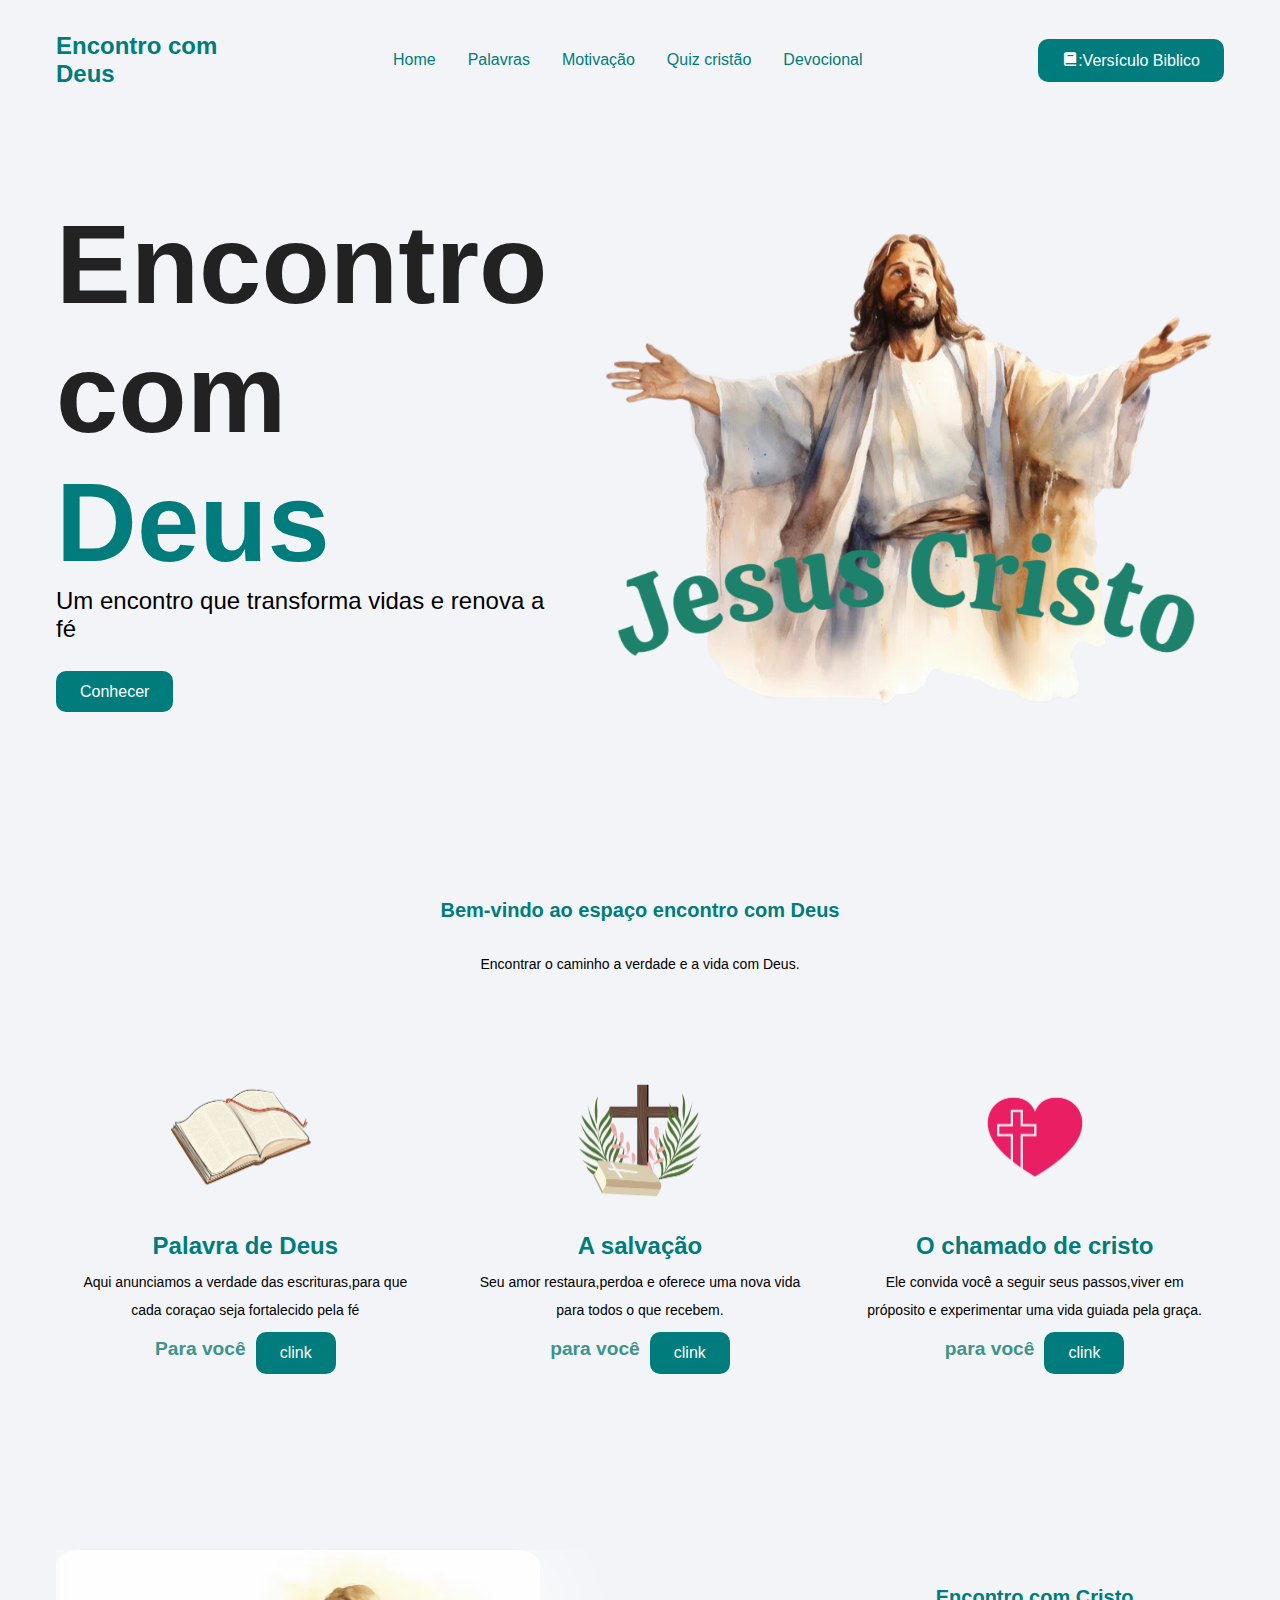
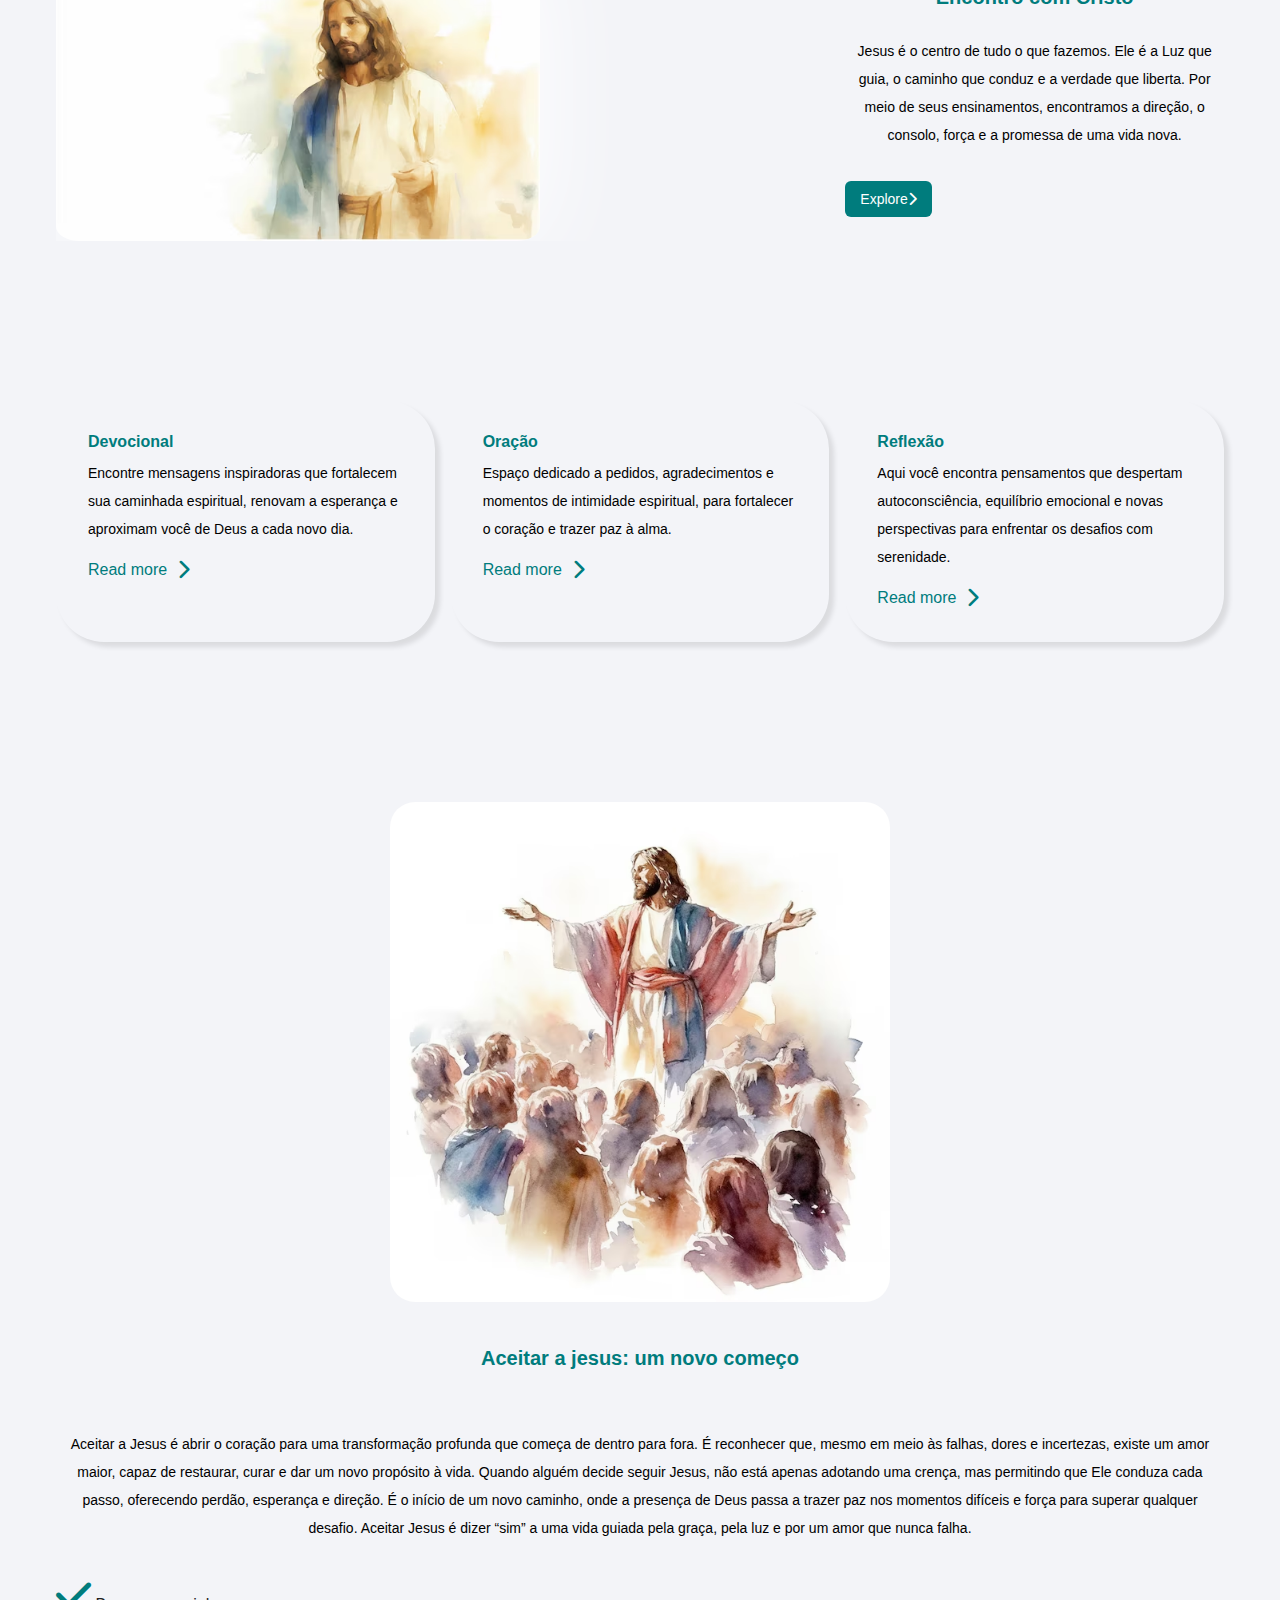
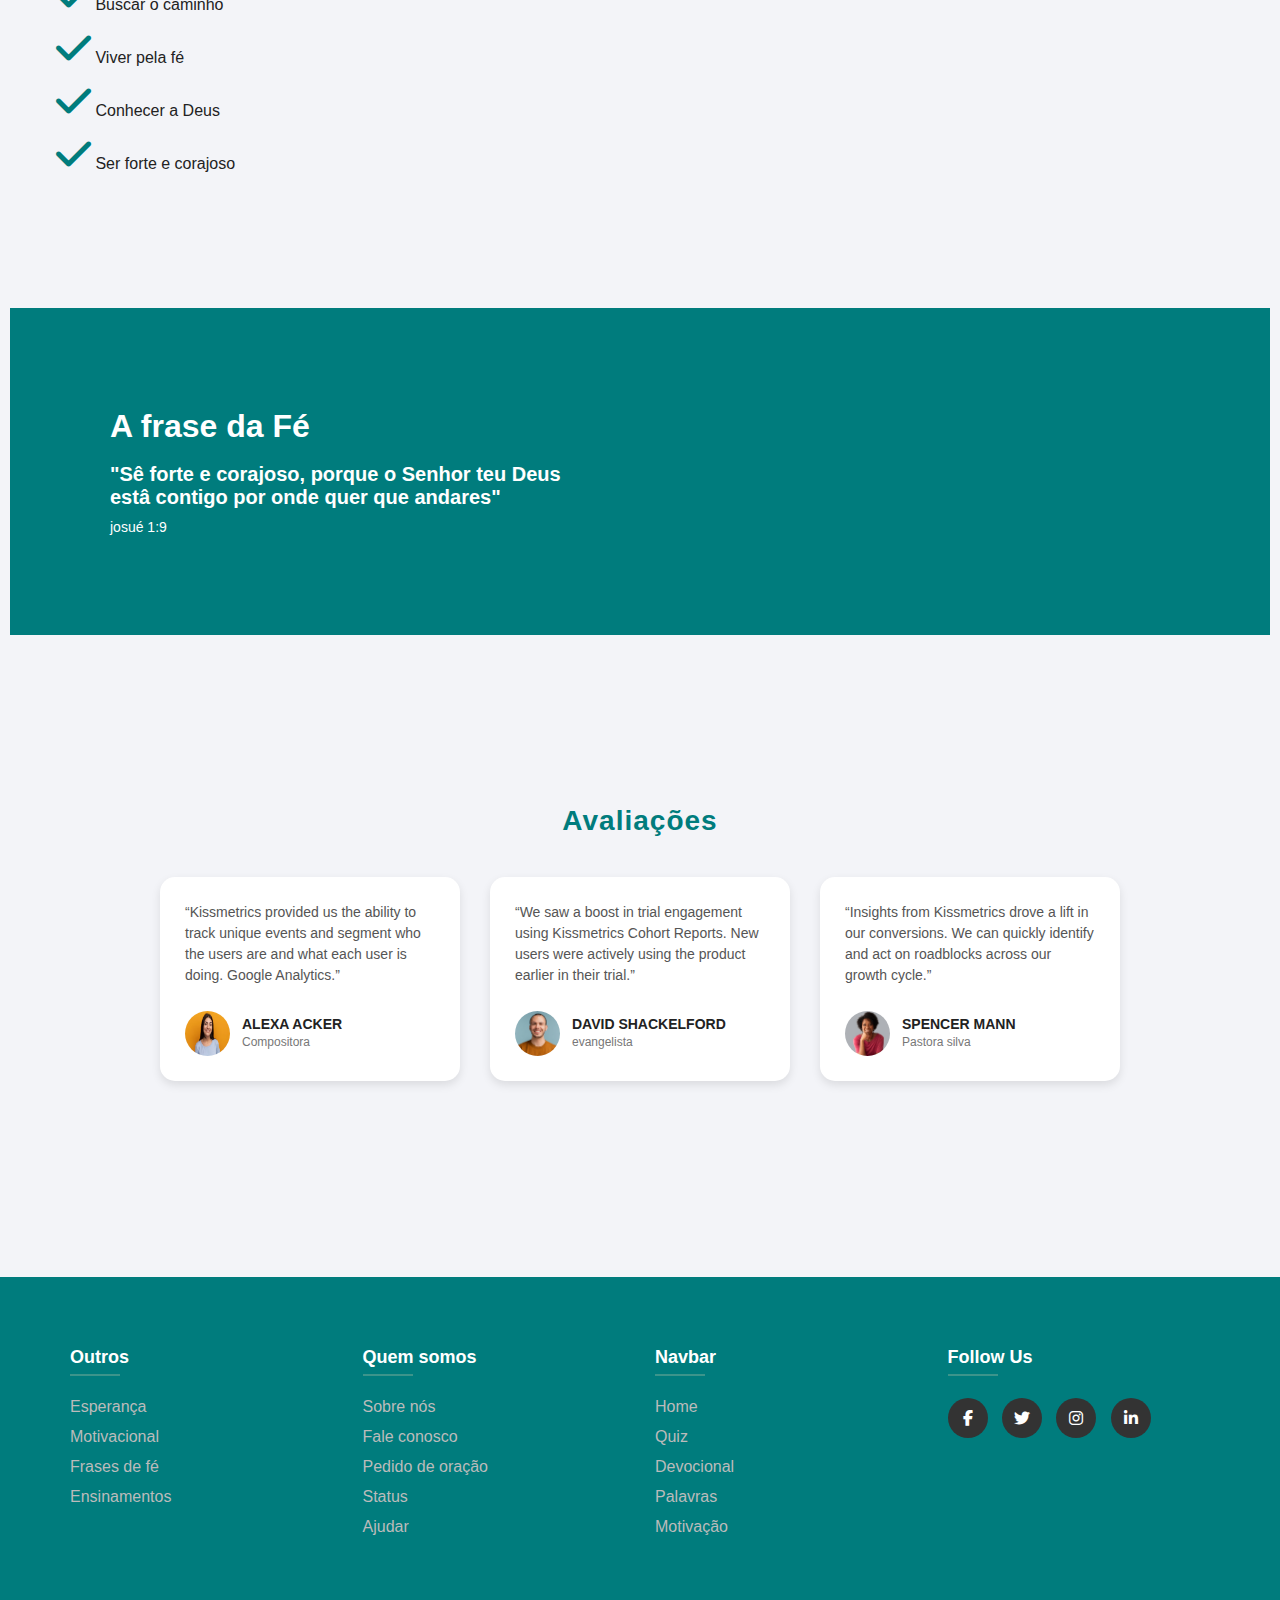
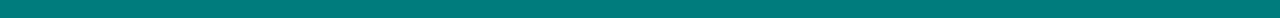
<file: index.html>
<!DOCTYPE html>
<html lang="pt-BR">
<head>
    <meta charset="UTF-8">
    <meta name="viewport" content="width=device-width, initial-scale=1.0">
    <title>Encontro com Deus</title>
    <link rel="stylesheet" href="stelly.css">
    <link rel="stylesheet" href="https://cdnjs.cloudflare.com/ajax/libs/font-awesome/6.5.0/css/all.min.css">
    <link href='https://unpkg.com/boxicons@2.1.4/css/boxicons.min.css' rel='stylesheet'>
</head>
<body>
    <section class="fundo">
    <nav>
        <div class="nav-header">
            <div class="logo nav">
                <a href="#">Encontro com <br><span> Deus</span></a>
            </div>
        </div>
        <ul class="nav-link" id="nav-link">
             <li><a href="index.html">Home</a></li>
             <li><a href="Palavras.html">Palavras</a></li>
             <li><a href="Motivaçao.html">Motivação</a></li>
             <li><a href="Quiz cristão.html">Quiz cristão</a></li>
             <li><a href="Devolcional.html">Devocional</a></li>
        </ul>
        <div class="nav-btn">
             <a class="btn2" href="https://www.bibliaon.com/versiculos_biblicos/"><i class="bx bxs-book"></i>:Versículo Biblico</a>
        </div>
    </nav>
    <section class="section-conteiner header-conteiner" id="home">
        <div class="header-img">
             <img src="jesuscol.png" alt="">
        </div>
        <div class="header-content">
            <h1>Encontro com <span>Deus</span></h1>
            <p class="section-descrit">
             Um encontro que transforma vidas e renova a fé
            </p>
            <div class="header-btn">
                <a class="btn2" href="Palavras.html">Conhecer</a>
            </div>
        </div>
   </section>

   <section class="section-conteiner spacial-conteiner"id="spacial">
     <h2 class="section-header">Bem-vindo ao espaço encontro com Deus</h2>
     <p class="section-descrit">
       Encontrar o caminho a verdade e a vida com Deus.
     </p>
    <div class="spacial-grid">
        <div class="spacial-card">
            <img src="palavra2.png" alt="">
            <h4>Palavra de Deus</h4>
            <p>
            Aqui anunciamos a verdade das escrituras,para que cada coraçao seja fortalecido pela fé
            </p>
            <div class="spacial-footer">
                <p class="price">Para você
                </p>
                <a class="btn2" href="Palavras.html">clink</a>
            </div>
        </div>
          <div class="spacial-card">
            <img src="salvaçao.png" alt="">
            <h4>A salvação</h4>
            <p>
             Seu amor restaura,perdoa e oferece uma nova vida para todos o que recebem. 
            </p>
            <div class="spacial-footer">
                <p class="price">para você</p>
                <a class="btn2" href="Palavras.html">clink</a>
            </div>
         </div>
         <div class="spacial-card">
            <img src="chamado2.png" alt="">
            <h4>O chamado de cristo</h4>
            <p>
            Ele convida você a seguir seus passos,viver em próposito e experimentar uma vida guiada pela graça.
            </p>
            <div class="spacial-footer">
                <p class="price">para você</p>
                <a class="btn2" href="Palavras.html">clink</a>
            </div>
        </div>
    </div>
   </section>

   <section class="section-conteiner explore-conteiner">
       <div class="explore-conteiner">
             <img src="jesusaquar.avif">
       </div> 
       <div class="explore-content">
           <h1 class="section-header">
                 Encontro com Cristo
           </h1>
           <p class="section-descrit">
              Jesus é o centro de tudo o que fazemos. Ele é a Luz que guia, o caminho que conduz e a verdade que liberta. Por meio de seus ensinamentos, encontramos a direção, o consolo, força e a promessa de uma vida nova.
           </p>
           <div class="explore-btn">
               <button class="btn">Explore<span><i class="fa-solid fa-chevron-right"></i></span></button>
               
           </div>
      </div>
   </section>
   <section class="section-conteiner banner-conteiner">
      <div class="banner-card">
            <span class="banner-icon"></span>
            <h4>Devocional</h4>
            <p>Encontre mensagens inspiradoras que fortalecem sua caminhada espiritual, renovam a esperança e aproximam você de Deus a cada novo dia.</p>
             <a href="#">Read more <span><i class="fa-solid fa-chevron-right"></i></span></a>
        </div>
        <div class="banner-card">
            <span class="banner-icon"></span>
            <h4>Oração</h4>
            <p>Espaço dedicado a pedidos, agradecimentos e momentos de intimidade espiritual, para fortalecer o coração e trazer paz à alma.</p>
             <a href="#">Read more <span><i class="fa-solid fa-chevron-right"></i></span></a>
        </div>
        <div class="banner-card">
            <span class="banner-icon"></span>
            <h4>Reflexão</h4>
            <p>Aqui você encontra pensamentos que despertam autoconsciência, equilíbrio emocional e novas perspectivas para enfrentar os desafios com serenidade.</p>
             <a href="#">Read more <span><i class="fa-solid fa-chevron-right"></i></span></a>
        </div>
   </section>
   <section class="mental" id="mental">
      <div class="section-conteiner mental-conteiner">
          <div class="mental-image">
             <img src="jesuemultidao.avif" alt="">
          </div>
          <div class="mental-conteiner">
            <h2 class="section-header">Aceitar a jesus: um novo começo</h2>
            <p class="section-descrit">
              Aceitar a Jesus é abrir o coração para uma transformação profunda que começa de dentro para fora. É reconhecer que, mesmo em meio às falhas, dores e incertezas, existe um amor maior, capaz de restaurar, curar e dar um novo propósito à vida. Quando alguém decide seguir Jesus, não está apenas adotando uma crença, mas permitindo que Ele conduza cada passo, oferecendo perdão, esperança e direção. É o início de um novo caminho, onde a presença de Deus passa a trazer paz nos momentos difíceis e força para superar qualquer desafio. Aceitar Jesus é dizer “sim” a uma vida guiada pela graça, pela luz e por um amor que nunca falha.
            </p>
            <ul class="mental-list">
                <li>
                   <span><i class="fa-solid fa-check"></i></span>
                   Buscar o caminho
                   
                </li>
                <li>
                   <span><i class="fa-solid fa-check"></i></span>
                   Viver pela fé
                </li>
                <li>
                   <span><i class="fa-solid fa-check"></i></span>
                   Conhecer a Deus
                </li>
                <li>
                   <span><i class="fa-solid fa-check"></i></span>
                    Ser forte e corajoso
                </li>
            </ul>
          </div>
      </div>

    <div class="frase">
      <div  class="descrit2">
        <h1>A frase da Fé</h1>
        <br>
        <h2>"Sê forte e corajoso, porque o Senhor teu Deus<br>estâ contigo por onde quer que andares"</h2>
        <p>josué 1:9</p>
      </div>

    </div>
    
   </section>
     <section class="testimonials">
  <h2>Avaliações</h2>

  <div class="testimonial-container">

    <!-- Card 1 -->
    <div class="testimonial-card">
      <p class="quote">“Kissmetrics provided us the ability to track unique events and segment who the users are and what each user is doing. Google Analytics.”</p>

      <div class="user-info">
        <img src="imgR3.jpg" class="avatar">
        <div>
          <h4>ALEXA ACKER</h4>
          <span>Compositora</span>
        </div>
      </div>
    </div>

    <!-- Card 2 -->
    <div class="testimonial-card">
      <p class="quote">“We saw a boost in trial engagement using Kissmetrics Cohort Reports. New users were actively using the product earlier in their trial.”</p>

      <div class="user-info">
        <img src="imgR2.jpg" class="avatar">
        <div>
          <h4>DAVID SHACKELFORD</h4>
          <span>evangelista</span>
        </div>
      </div>
    </div>

    <!-- Card 3 -->
    <div class="testimonial-card">
      <p class="quote">“Insights from Kissmetrics drove a lift in our conversions. We can quickly identify and act on roadblocks across our growth cycle.”</p>

      <div class="user-info">
        <img src="imgR1.jpg" class="avatar">
        <div>
          <h4>SPENCER MANN</h4>
          <span>Pastora silva</span>
        </div>
      </div>
    </div>

  </div>
</section>
<br>
<br>
   

   <footer class="footer">
  <div class="container">

    <div class="footer-col">
      <h4>Outros</h4>
      <ul>
        <li><a href="#">Esperança</a></li>
        <li><a href="#">Motivacional</a></li>
        <li><a href="#">Frases de fé</a></li>
        <li><a href="#">Ensinamentos</a></li>
      </ul>
    </div>

    <div class="footer-col">
      <h4>Quem somos</h4>
      <ul>
        <li><a href="#">Sobre nós</a></li>
        <li><a href="#">Fale conosco</a></li>
        <li><a href="#">Pedido de oração</a></li>
        <li><a href="#">Status</a></li>
        <li><a href="#">Ajudar</a></li>
      </ul>
    </div>

    <div class="footer-col">
      <h4>Navbar</h4>
      <ul>
        <li><a href="index.html">Home</a></li>
        <li><a href="Quiz cristão.html">Quiz</a></li>
        <li><a href="Devolcional.html">Devocional</a></li>
        <li><a href="Palavras.html">Palavras</a></li>
        <li><a href="Motivaçao.html">Motivação</a></li>
      </ul>
    </div>

    <div class="footer-col">
      <h4>Follow Us</h4>
      <div class="social-links">
        <a href="#"><i class="fab fa-facebook-f"></i></a>
        <a href="#"><i class="fab fa-twitter"></i></a>
        <a href="#"><i class="fab fa-instagram"></i></a>
        <a href="#"><i class="fab fa-linkedin-in"></i></a>
      </div>
    </div>

  </div>
</footer>
     
   



</body>
</file>
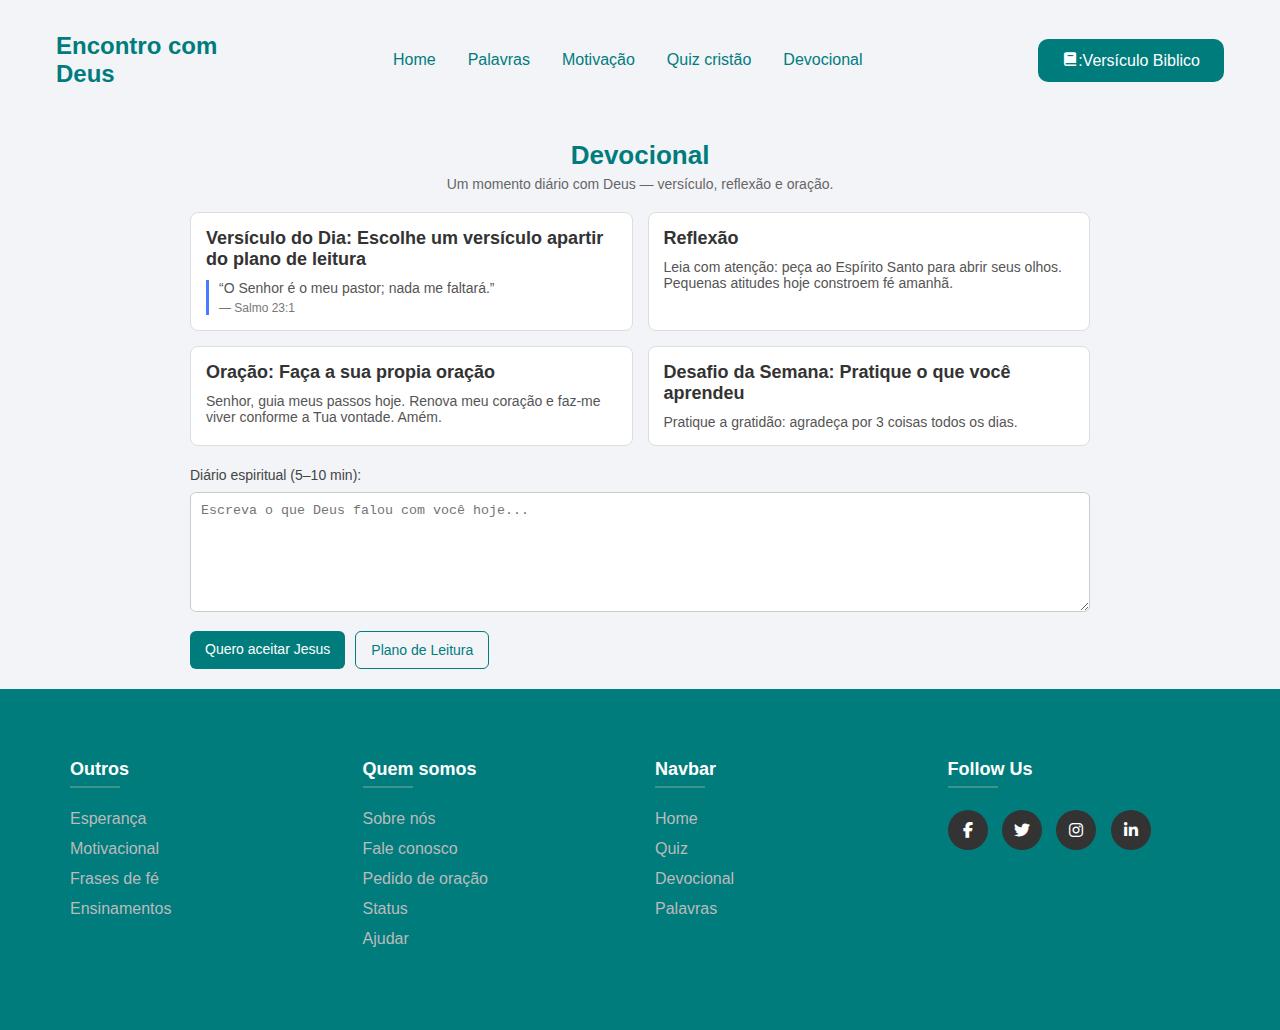
<file: Devolcional.html>
<!DOCTYPE html>
<html lang="en">
<head>
    <meta charset="UTF-8">
    <meta name="viewport" content="width=device-width, initial-scale=1.0">
    <title>Devocional</title>
    <link rel="stylesheet" href="stelly.css">
    <link rel="stylesheet" href="https://cdnjs.cloudflare.com/ajax/libs/font-awesome/6.5.0/css/all.min.css">
    <link href='https://unpkg.com/boxicons@2.1.4/css/boxicons.min.css' rel='stylesheet'>
</head>
<body>
    <section class="fundo">
    <nav>
        <div class="nav-header">
            <div class="logo nav">
                <a href="#">Encontro com <br><span>Deus</span></a>
            </div>
            <div class="nav-menu" id="menu-btn">
                <span><i class="ri-menu-line"></i></span>
            </div>
        </div>
        <ul class="nav-link" id="nav-link">
             <li><a href="index.html">Home</a></li>
             <li><a href="Palavras.html">Palavras</a></li>
             <li><a href="Motivaçao.html">Motivação</a></li>
             <li><a href="Quiz cristão.html">Quiz cristão</a></li>
             <li><a href="Devolcional.html">Devocional</a></li>
        </ul>
        <div class="nav-btn">
             <a class="btn2" href="https://www.bibliaon.com/versiculos_biblicos/"><i class="bx bxs-book"></i>:Versículo Biblico</a>
            
        </div>
    </nav>

    <section class="devocional">
  <div class="devocional-inner">
    <header class="dev-header">
      <h2>Devocional</h2>
      <p class="dev-sub">Um momento diário com Deus — versículo, reflexão e oração.</p>
    </header>

    <div class="dev-grid">
      <!-- Card: Versículo -->
      <article class="dev-card versiculo">
        <h3>Versículo do Dia: Escolhe um versículo apartir do plano de leitura</h3>
        <blockquote>
          <p class="verse">“O Senhor é o meu pastor; nada me faltará.”</p>
          <footer>— Salmo 23:1</footer>
        </blockquote>
      </article>

      <!-- Card: Reflexão -->
      <article class="dev-card reflexao">
        <h3>Reflexão</h3>
        <p>Leia com atenção: peça ao Espírito Santo para abrir seus olhos. Pequenas atitudes hoje constroem fé amanhã.</p>
      </article>

      <!-- Card: Oração -->
      <article class="dev-card oracao">
        <h3>Oração: Faça a sua propia oração</h3>
        <p>Senhor, guia meus passos hoje. Renova meu coração e faz-me viver conforme a Tua vontade. Amém.</p>
      </article>

      <!-- Card: Desafio -->
      <article class="dev-card desafio">
        <h3>Desafio da Semana: Pratique o que você aprendeu</h3>
        <p>Pratique a gratidão: agradeça por 3 coisas todos os dias.</p>
      </article>
    </div>

    <!-- Linha inferior com diário e ação -->
    <div class="dev-bottom">
      <div class="journal">
        <label for="diario">Diário espiritual (5–10 min):</label>
        <textarea id="diario" placeholder="Escreva o que Deus falou com você hoje..."></textarea>
      </div>

      <div class="actions">
        <a class="btn primary" href="index.htm">Quero aceitar Jesus</a>
        <a class="btn ghost" href="https://www.bibliaonline.com.br/">Plano de Leitura</a>
      </div>
    </div>
  </div>
</section>
    <footer class="footer">
  <div class="container">

    <div class="footer-col">
      <h4>Outros</h4>
      <ul>
        <li><a href="#">Esperança</a></li>
        <li><a href="#">Motivacional</a></li>
        <li><a href="#">Frases de fé</a></li>
        <li><a href="#">Ensinamentos</a></li>
      </ul>
    </div>

    <div class="footer-col">
      <h4>Quem somos</h4>
      <ul>
        <li><a href="#">Sobre nós</a></li>
        <li><a href="#">Fale conosco</a></li>
        <li><a href="#">Pedido de oração</a></li>
        <li><a href="#">Status</a></li>
        <li><a href="#">Ajudar</a></li>
      </ul>
    </div>

    <div class="footer-col">
      <h4>Navbar</h4>
      <ul>
        <li><a href="#">Home</a></li>
        <li><a href="#">Quiz</a></li>
        <li><a href="#">Devocional</a></li>
        <li><a href="#">Palavras</a></li>
      </ul>
    </div>

    <div class="footer-col">
      <h4>Follow Us</h4>
      <div class="social-links">
        <a href="#"><i class="fab fa-facebook-f"></i></a>
        <a href="#"><i class="fab fa-twitter"></i></a>
        <a href="#"><i class="fab fa-instagram"></i></a>
        <a href="#"><i class="fab fa-linkedin-in"></i></a>
      </div>
    </div>

  </div>
</footer>
</body>
</file>
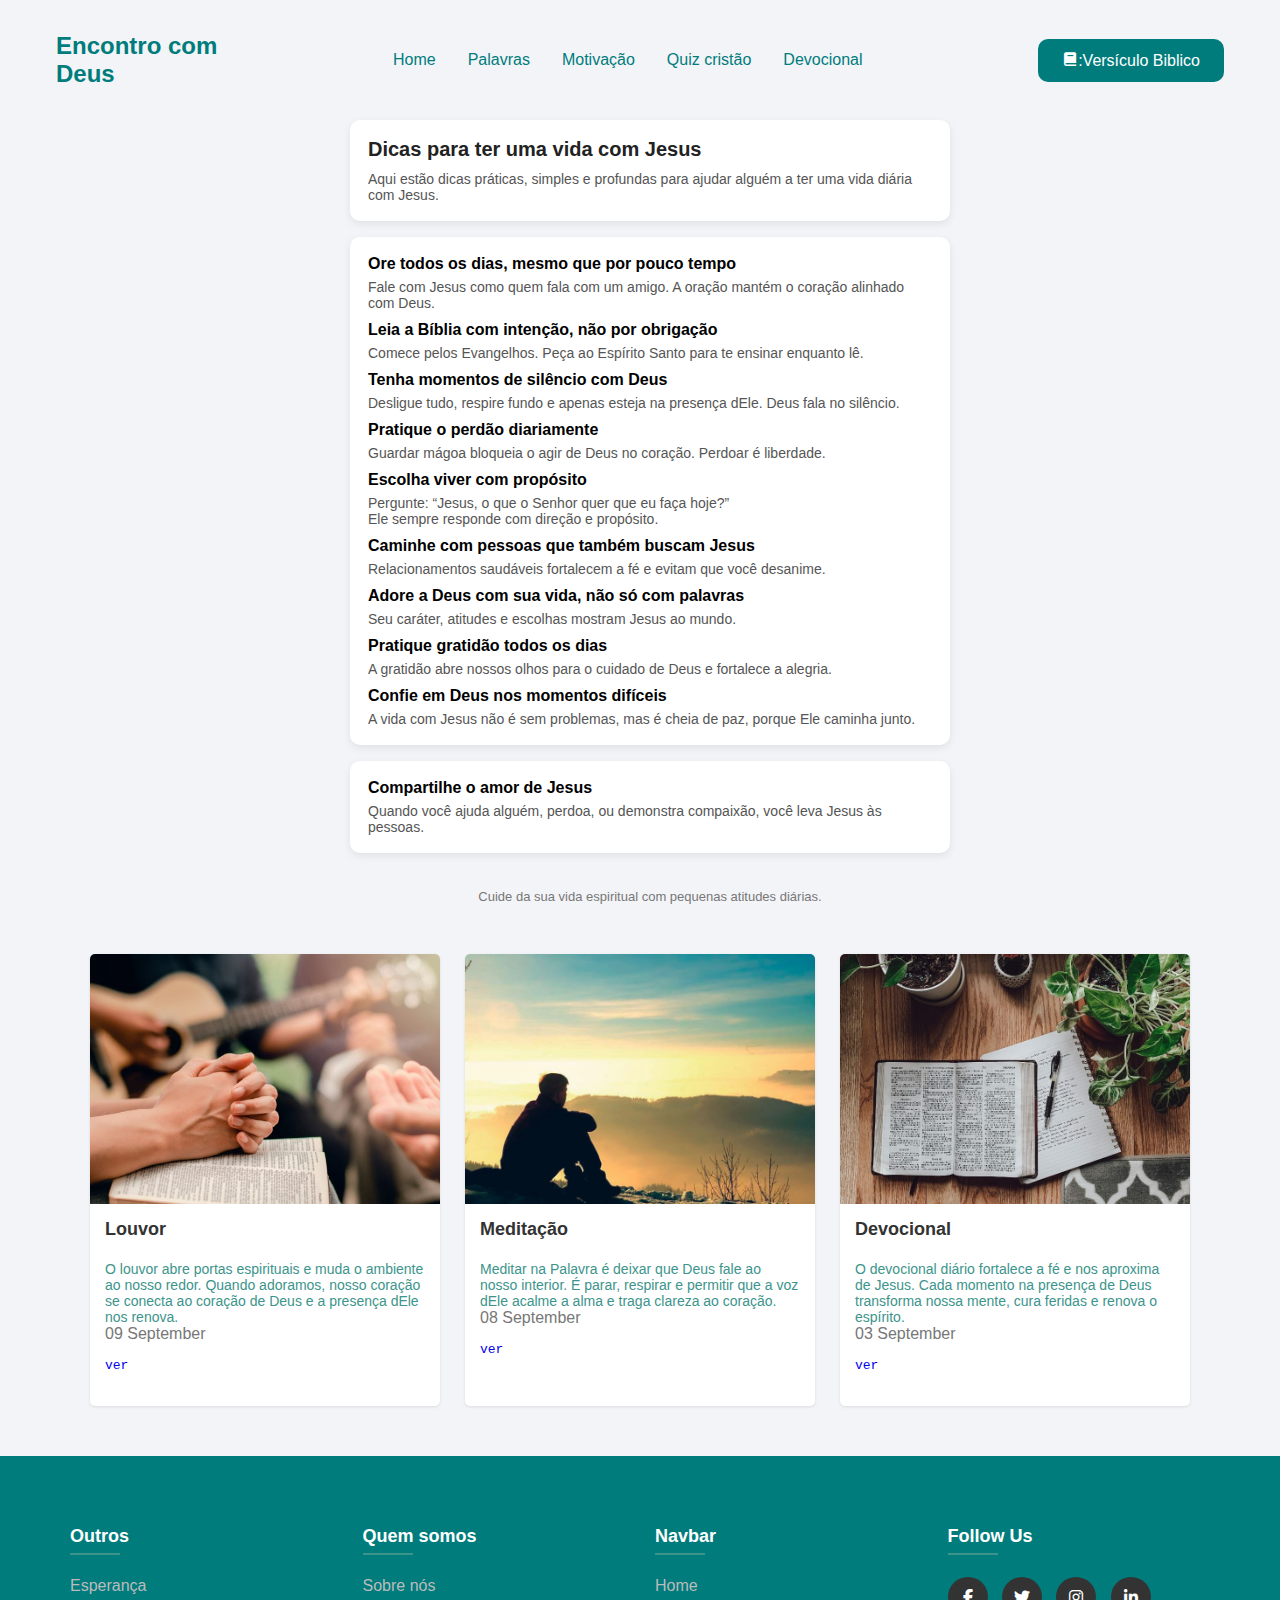
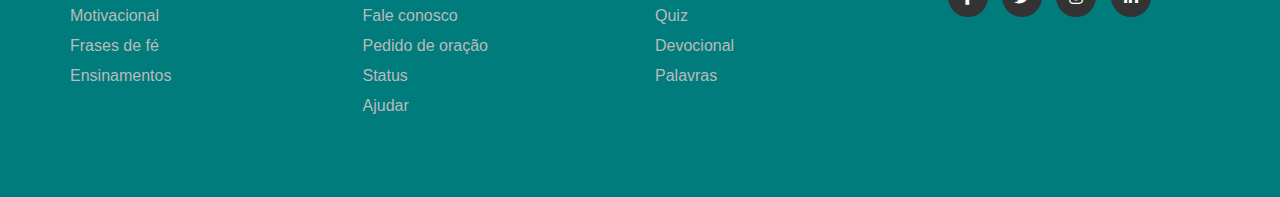
<file: Motivaçao.html>
<!DOCTYPE html>
<html lang="en">
<head>
    <meta charset="UTF-8">
    <meta name="viewport" content="width=device-width, initial-scale=1.0">
    <title>Motivação</title>
    <link rel="stylesheet" href="stelly.css">
    <link rel="stylesheet" href="https://cdnjs.cloudflare.com/ajax/libs/font-awesome/6.5.0/css/all.min.css">
</head>
<body class="dicas">
    <nav>
        <div class="nav-header">
            <div class="logo nav">
                <a href="#">Encontro com <br><span>Deus</span></a>
            </div>
            
        </div>
        <ul class="nav-link" id="nav-link">
             <li><a href="index.html">Home</a></li>
             <li><a href="Palavras.html">Palavras</a></li>
             <li><a href="Motivaçao.html">Motivação</a></li>
             <li><a href="Quiz cristão.html">Quiz cristão</a></li>
             <li><a href="Devolcional.html">Devocional</a></li>
        </ul>
        <div class="nav-btn">
             <a class="btn2" href="https://www.bibliaon.com/versiculos_biblicos/"><i class="bx bxs-book"></i>:Versículo Biblico</a>
        </div>
    </nav>


<div class="container-dicas">
    <div class="card-dicas">
        <h2>Dicas para ter uma vida com Jesus</h2>
        <p>Aqui estão dicas práticas, simples e profundas para ajudar alguém a ter uma vida diária com Jesus.</p>
    </div>

<div class="card-dicas tip-list">
  <div>
    <h3 class="command">Ore todos os dias, mesmo que por pouco tempo</h3>
    <p>Fale com Jesus como quem fala com um amigo. A oração mantém o coração alinhado com Deus.</p>
  </div>

  <div>
    <h3 class="command">Leia a Bíblia com intenção, não por obrigação</h3>
    <p>Comece pelos Evangelhos. Peça ao Espírito Santo para te ensinar enquanto lê.</p>
  </div>

  <div>
    <h3 class="command">Tenha momentos de silêncio com Deus</h3>
    <p>Desligue tudo, respire fundo e apenas esteja na presença dEle. Deus fala no silêncio.</p>
  </div>

  <div>
    <h3 class="command">Pratique o perdão diariamente</h3>
    <p>Guardar mágoa bloqueia o agir de Deus no coração. Perdoar é liberdade.</p>
  </div>

  <div>
    <h3 class="command">Escolha viver com propósito</h3>
    <p>Pergunte: “Jesus, o que o Senhor quer que eu faça hoje?”<br>
      Ele sempre responde com direção e propósito.</p>
  </div>
    <div>
    <h3 class="command">Caminhe com pessoas que também buscam Jesus</h3>
    <p>Relacionamentos saudáveis fortalecem a fé e evitam que você desanime.</p>
  </div>

  <div>
    <h3 class="command">Adore a Deus com sua vida, não só com palavras</h3>
    <p>Seu caráter, atitudes e escolhas mostram Jesus ao mundo.</p>
  </div>

  <div>
    <h3 class="command">Pratique gratidão todos os dias</h3>
    <p>A gratidão abre nossos olhos para o cuidado de Deus e fortalece a alegria.</p>
  </div>

  <div>
    <h3 class="command">Confie em Deus nos momentos difíceis</h3>
    <p>A vida com Jesus não é sem problemas, mas é cheia de paz, porque Ele caminha junto.</p>
  </div>

  </div>

   <div class="card-dicas">
    <h3 class="command">Compartilhe o amor de Jesus</h3>
    <p>Quando você ajuda alguém, perdoa, ou demonstra compaixão, você leva Jesus às pessoas.</p>
   </div>

    <p class="footer-text">Cuide da sua vida espiritual com pequenas atitudes diárias.</p>
</div>  
   
<div class="grid">
    <div class="card">
        <img src="louvor.jpg" alt="">
        <h3>Louvor</h3>
        <span class="category">O louvor abre portas espirituais e muda o ambiente ao nosso redor. Quando adoramos, nosso coração se conecta ao coração de Deus e a presença dEle nos renova.</span>
        <span class="date">09 September</span>
        <samp class="date"><a href="#">ver</a></samp>
    </div>

    <div class="card">
        <img src="meditacao.jpg" alt="">
        <h3>Meditação</h3>
        <span class="category">Meditar na Palavra é deixar que Deus fale ao nosso interior. É parar, respirar e permitir que a voz dEle acalme a alma e traga clareza ao coração.</span>
        <span class="date">08 September</span>
        <samp class="date"><a href="#">ver</a></samp>
    </div>

    <div class="card">
        <img src="devolcional.jpg" alt="">
        <h3>Devocional</h3>
        <span class="category">O devocional diário fortalece a fé e nos aproxima de Jesus. Cada momento na presença de Deus transforma nossa mente, cura feridas e renova o espírito.</span>
        <span class="date">03 September</span>
        <samp class="date"><a href="#">ver</a></samp>
       </div>
  </div>
</div>


  <footer class="footer">
  <div class="container">

    <div class="footer-col">
      <h4>Outros</h4>
      <ul>
        <li><a href="#">Esperança</a></li>
        <li><a href="#">Motivacional</a></li>
        <li><a href="#">Frases de fé</a></li>
        <li><a href="#">Ensinamentos</a></li>
      </ul>
    </div>

    <div class="footer-col">
      <h4>Quem somos</h4>
      <ul>
        <li><a href="#">Sobre nós</a></li>
        <li><a href="#">Fale conosco</a></li>
        <li><a href="#">Pedido de oração</a></li>
        <li><a href="#">Status</a></li>
        <li><a href="#">Ajudar</a></li>
      </ul>
    </div>

    <div class="footer-col">
      <h4>Navbar</h4>
      <ul>
        <li><a href="#">Home</a></li>
        <li><a href="#">Quiz</a></li>
        <li><a href="#">Devocional</a></li>
        <li><a href="#">Palavras</a></li>
      </ul>
    </div>

    <div class="footer-col">
      <h4>Follow Us</h4>
      <div class="social-links">
        <a href="#"><i class="fab fa-facebook-f"></i></a>
        <a href="#"><i class="fab fa-twitter"></i></a>
        <a href="#"><i class="fab fa-instagram"></i></a>
        <a href="#"><i class="fab fa-linkedin-in"></i></a>
      </div>
    </div>

  </div>
</footer>
</body>
</html>
</file>
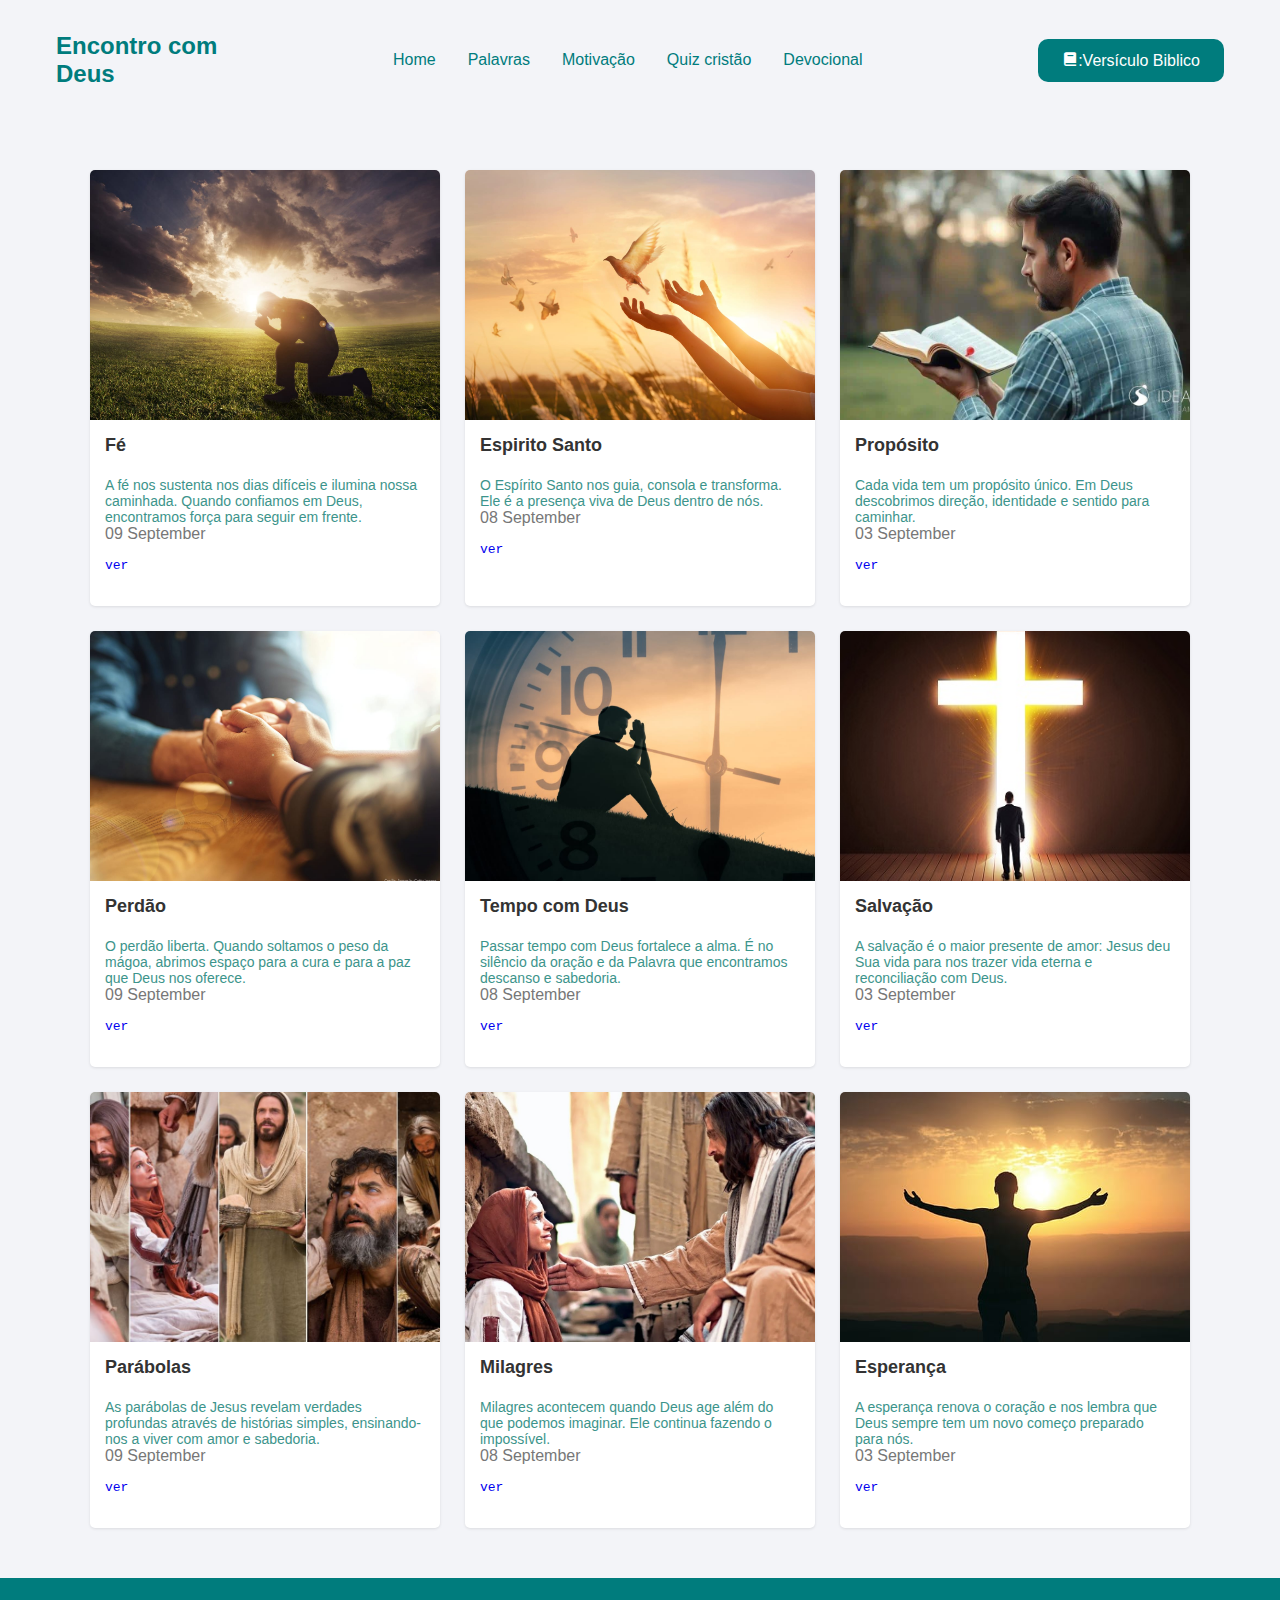
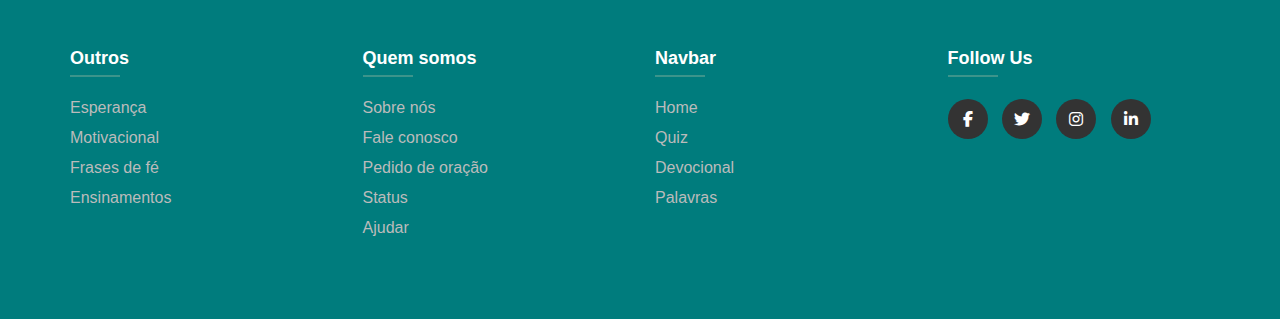
<file: Palavras.html>
<!DOCTYPE html>
<html lang="en">
<head>
    <meta charset="UTF-8">
    <meta name="viewport" content="width=device-width, initial-scale=1.0">
    <title>sobre.site</title>
    <link rel="stylesheet" href="stelly.css">
    <link rel="stylesheet" href="https://cdnjs.cloudflare.com/ajax/libs/font-awesome/6.5.0/css/all.min.css">
</head>
<body>
    <nav>
        <div class="nav-header">
            <div class="logo nav">
                <a href="#">Encontro com <br><span>Deus</span></a>
            </div>
            <div class="nav-menu" id="menu-btn">
                <span><i class="ri-menu-line"></i></span>
            </div>
        </div>
        <ul class="nav-link" id="nav-link">
             <li><a href="index.html">Home</a></li>
             <li><a href="Palavras.html">Palavras</a></li>
             <li><a href="Motivaçao.html">Motivação</a></li>
             <li><a href="Quiz cristão.html">Quiz cristão</a></li>
             <li><a href="Devocional.html">Devocional</a></li>
        </ul>
        <div class="nav-btn">
             <a class="btn2" href="https://www.bibliaon.com/versiculos_biblicos/"><i class="bx bxs-book"></i>:Versículo Biblico</a>
        </div>
    </nav>

 </div>   

<div class="grid">
    <div class="card">
        <img src="fe.jpg" alt=""> 
        <h3>Fé</h3>
        <span class="category">A fé nos sustenta nos dias difíceis e ilumina nossa caminhada. Quando confiamos em Deus, encontramos força para seguir em frente.</span>
        <span class="date">09 September</span>
        <samp class="date"><a href="#">ver</a></samp>
    </div>

    <div class="card">
        <img src="Espirito santo.jpg" alt=""> 
        <h3>Espirito Santo</h3>
        <span class="category">O Espírito Santo nos guia, consola e transforma. Ele é a presença viva de Deus dentro de nós.</span>
        <span class="date">08 September</span>
        <samp class="date"><a href="#">ver</a></samp>
    </div>

    <div class="card">
        <img src="proposito.jpg" alt=""> 
        <h3>Propósito</h3>
        <span class="category">Cada vida tem um propósito único. Em Deus descobrimos direção, identidade e sentido para caminhar.</span>
        <span class="date">03 September</span>
        <samp class="date"><a href="#">ver</a></samp>
       </div>
    <div class="card">
        <img src="perdao.jpg" alt="">
        <h3>Perdão</h3>
        <span class="category">O perdão liberta. Quando soltamos o peso da mágoa, abrimos espaço para a cura e para a paz que Deus nos oferece.
        </span>
        <span class="date">09 September</span>
        <samp class="date"><a href="#">ver</a></samp>
    </div>

    <div class="card">
        <img src="tempo.jpg" alt="">
        <h3>Tempo com Deus</h3>
        <span class="category">Passar tempo com Deus fortalece a alma. É no silêncio da oração e da Palavra que encontramos descanso e sabedoria.</span>
        <span class="date">08 September</span>
        <samp class="date"><a href="#">ver</a></samp>
    </div>

    <div class="card">
        <img src="salvaçao3.jpg" alt=""> 
        <h3>Salvação</h3>
        <span class="category">A salvação é o maior presente de amor: Jesus deu Sua vida para nos trazer vida eterna e reconciliação com Deus.</span>
        <span class="date">03 September</span>
        <samp class="date"><a href="#">ver</a></samp>
       </div>
    <div class="card">
        <img src="cura2.jpg" alt="">
        <h3>Parábolas</h3>
        <span class="category">As parábolas de Jesus revelam verdades profundas através de histórias simples, ensinando-nos a viver com amor e sabedoria.</span>
        <span class="date">09 September</span>
        <samp class="date"><a href="#">ver</a></samp>
    </div>

    <div class="card">
        <img src="cura1.jpg" alt=""> 
        <h3>Milagres</h3>
        <span class="category">Milagres acontecem quando Deus age além do que podemos imaginar. Ele continua fazendo o impossível.</span>
        <span class="date">08 September</span>
        <samp class="date"><a href="#">ver</a></samp>
    </div>

    <div class="card">
        <img src="esperança.jpg" alt="">
        <h3>Esperança</h3>
        <span class="category">A esperança renova o coração e nos lembra que Deus sempre tem um novo começo preparado para nós.</span>
        <span class="date">03 September</span>
        <samp class="date"><a href="#">ver</a></samp>
       </div>
  </div>
    
  <footer class="footer">
  <div class="container">

    <div class="footer-col">
      <h4>Outros</h4>
      <ul>
        <li><a href="#">Esperança</a></li>
        <li><a href="#">Motivacional</a></li>
        <li><a href="#">Frases de fé</a></li>
        <li><a href="#">Ensinamentos</a></li>
      </ul>
    </div>

    <div class="footer-col">
      <h4>Quem somos</h4>
      <ul>
        <li><a href="#">Sobre nós</a></li>
        <li><a href="#">Fale conosco</a></li>
        <li><a href="#">Pedido de oração</a></li>
        <li><a href="#">Status</a></li>
        <li><a href="#">Ajudar</a></li>
      </ul>
    </div>

    <div class="footer-col">
      <h4>Navbar</h4>
      <ul>
        <li><a href="#">Home</a></li>
        <li><a href="#">Quiz</a></li>
        <li><a href="#">Devocional</a></li>
        <li><a href="#">Palavras</a></li>
      </ul>
    </div>

    <div class="footer-col">
      <h4>Follow Us</h4>
      <div class="social-links">
        <a href="#"><i class="fab fa-facebook-f"></i></a>
        <a href="#"><i class="fab fa-twitter"></i></a>
        <a href="#"><i class="fab fa-instagram"></i></a>
        <a href="#"><i class="fab fa-linkedin-in"></i></a>
      </div>
    </div>

  </div>
</footer>

</body>
</html>
</file>
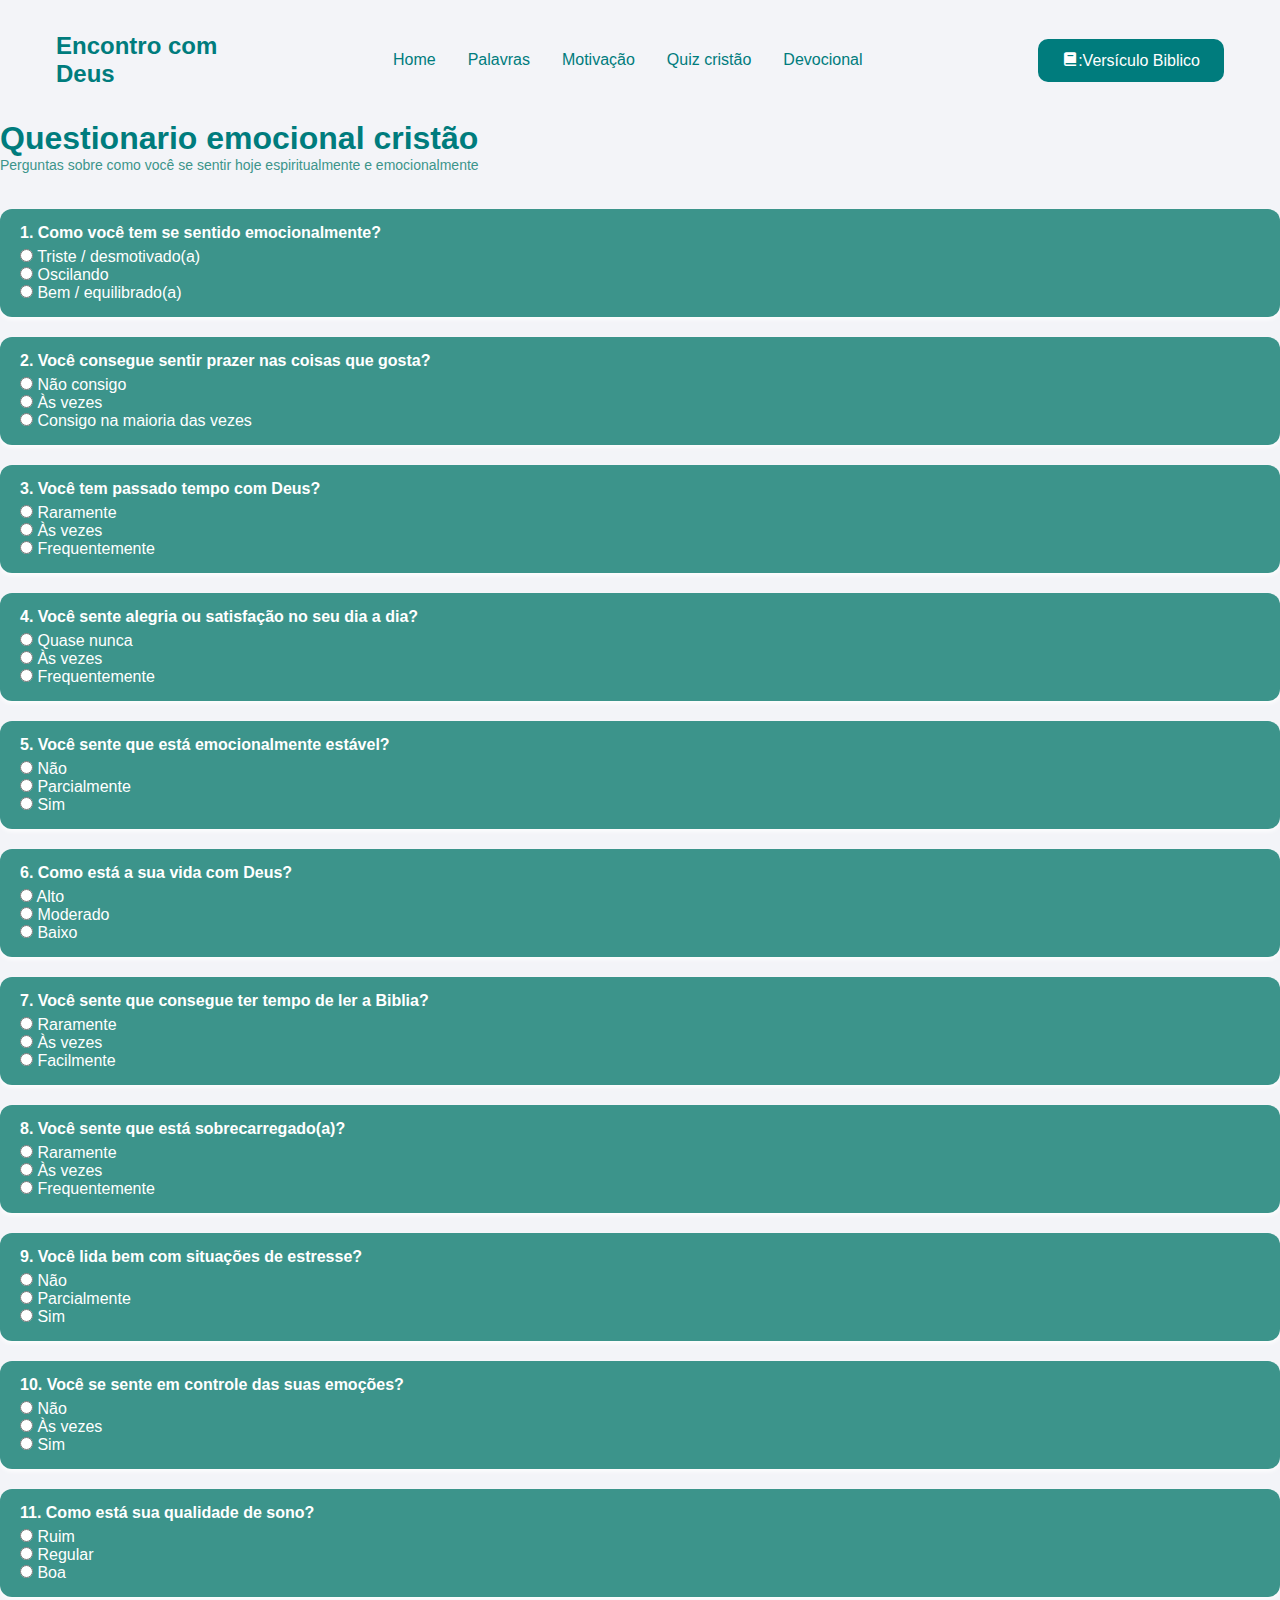
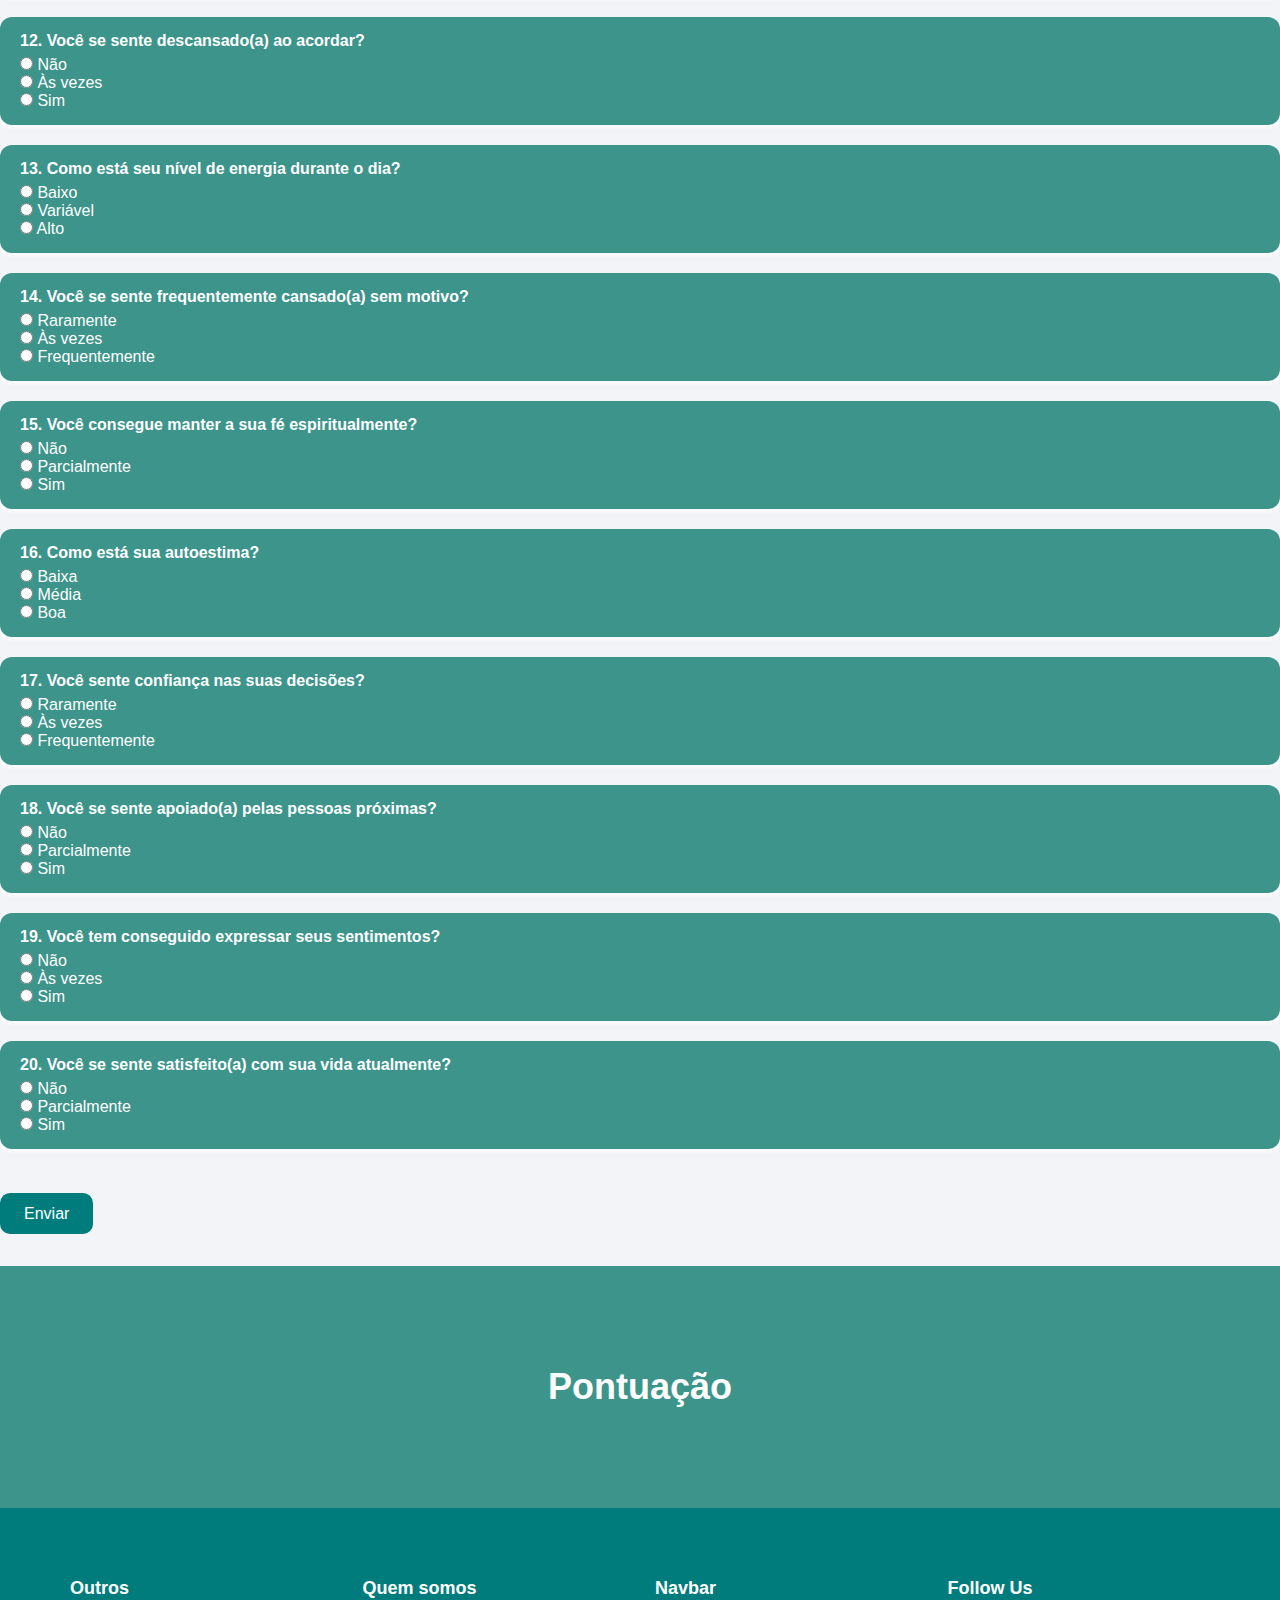
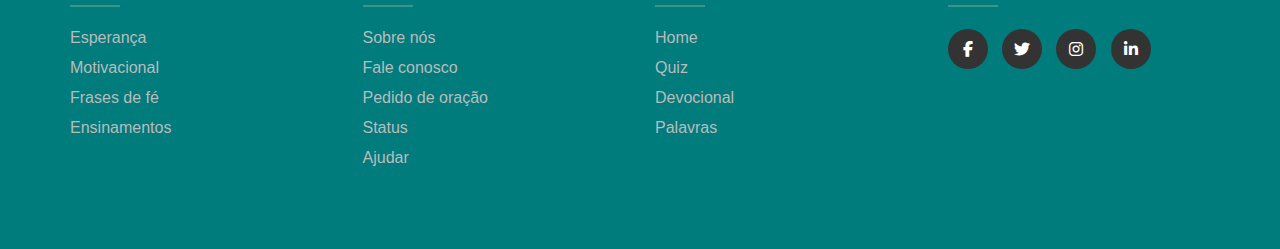
<file: Quiz cristão.html>
<!DOCTYPE html>
<html lang="pt-BR">
<head>
    <meta charset="UTF-8">
    <meta name="viewport" content="width=device-width, initial-scale=1.0">
    <title>Quiz cristão</title>
    <link rel="stylesheet" href="stelly.css">
    <link rel="stylesheet" href="https://cdnjs.cloudflare.com/ajax/libs/font-awesome/6.5.0/css/all.min.css">
    

</head>
<body class="quest">
    <nav>
        <div class="nav-header">
            <div class="logo nav">
                <a href="#">Encontro com <br><span>Deus</span></a>
            </div>
            <div class="nav-menu" id="menu-btn">
            </div>
        </div>
        <ul class="nav-link" id="nav-link">
             <li><a href="index.html">Home</a></li>
             <li><a href="Palavras.html">Palavras</a></li>
             <li><a href="Motivaçao.html">Motivação</a></li>
             <li><a href="Quizcristão.html">Quiz cristão</a></li>
             <li><a href="Devolcional.html">Devocional</a></li>
        </ul>
        <div class="nav-btn">
             <a class="btn2" href="https://www.bibliaon.com/versiculos_biblicos/"><i class="bx bxs-book"></i>:Versículo Biblico</a>
        </div>
    </nav>
    <h1 style="color:#007c7d "> Questionario emocional cristão</h1>
    <p style="color:#3c948b">Perguntas sobre como você se sentir hoje espiritualmente e emocionalmente </p>
<form id="questionario">
    <br>
    <br>

    <!-- 1 a 5 - Humor e emoções -->
    <div class="pergunta">
        <h3>1. Como você tem se sentido emocionalmente?</h3>
        <label><input type="radio" name="q1" value="1"> Triste / desmotivado(a)</label><br>
        <label><input type="radio" name="q1" value="2"> Oscilando</label><br>
        <label><input type="radio" name="q1" value="3"> Bem / equilibrado(a)</label>
    </div>

    <div class="pergunta">
        <h3>2. Você consegue sentir prazer nas coisas que gosta?</h3>
        <label><input type="radio" name="q2" value="1"> Não consigo</label><br>
        <label><input type="radio" name="q2" value="2"> Às vezes</label><br>
        <label><input type="radio" name="q2" value="3"> Consigo na maioria das vezes</label>
    </div>

    <div class="pergunta">
        <h3>3. Você tem passado tempo com Deus?</h3>
        <label><input type="radio" name="q3" value="3"> Raramente</label><br>
        <label><input type="radio" name="q3" value="2"> Às vezes</label><br>
        <label><input type="radio" name="q3" value="1"> Frequentemente</label>
    </div>

    <div class="pergunta">
        <h3>4. Você sente alegria ou satisfação no seu dia a dia?</h3>
        <label><input type="radio" name="q4" value="1"> Quase nunca</label><br>
        <label><input type="radio" name="q4" value="2"> Às vezes</label><br>
        <label><input type="radio" name="q4" value="3"> Frequentemente</label>
    </div>

    <div class="pergunta">
        <h3>5. Você sente que está emocionalmente estável?</h3>
        <label><input type="radio" name="q5" value="1"> Não</label><br>
        <label><input type="radio" name="q5" value="2"> Parcialmente</label><br>
        <label><input type="radio" name="q5" value="3"> Sim</label>
    </div>

    <!-- 6 a 10 - Ansiedade e estresse da vida cristão -->
    <div class="pergunta">
        <h3>6. Como está a sua vida com Deus?</h3>
        <label><input type="radio" name="q6" value="1"> Alto</label><br>
        <label><input type="radio" name="q6" value="2"> Moderado</label><br>
        <label><input type="radio" name="q6" value="3"> Baixo</label>
    </div>

    <div class="pergunta">
        <h3>7. Você sente que consegue ter tempo de ler a Biblia?</h3>
        <label><input type="radio" name="q7" value="1"> Raramente</label><br>
        <label><input type="radio" name="q7" value="2"> Às vezes</label><br>
        <label><input type="radio" name="q7" value="3"> Facilmente</label>
    </div>

    <div class="pergunta">
        <h3>8. Você sente que está sobrecarregado(a)?</h3>
        <label><input type="radio" name="q8" value="3"> Raramente</label><br>
        <label><input type="radio" name="q8" value="2"> Às vezes</label><br>
        <label><input type="radio" name="q8" value="1"> Frequentemente</label>
    </div>

    <div class="pergunta">
        <h3>9. Você lida bem com situações de estresse?</h3>
        <label><input type="radio" name="q9" value="1"> Não</label><br>
        <label><input type="radio" name="q9" value="2"> Parcialmente</label><br>
        <label><input type="radio" name="q9" value="3"> Sim</label>
    </div>

    <div class="pergunta">
        <h3>10. Você se sente em controle das suas emoções?</h3>
        <label><input type="radio" name="q10" value="1"> Não</label><br>
        <label><input type="radio" name="q10" value="2"> Às vezes</label><br>
        <label><input type="radio" name="q10" value="3"> Sim</label>
    </div>

    <!-- 11 a 15 - Sono e energia -->
    <div class="pergunta">
        <h3>11. Como está sua qualidade de sono?</h3>
        <label><input type="radio" name="q11" value="1"> Ruim</label><br>
        <label><input type="radio" name="q11" value="2"> Regular</label><br>
        <label><input type="radio" name="q11" value="3"> Boa</label>
    </div>

    <div class="pergunta">
        <h3>12. Você se sente descansado(a) ao acordar?</h3>
        <label><input type="radio" name="q12" value="1"> Não</label><br>
        <label><input type="radio" name="q12" value="2"> Às vezes</label><br>
        <label><input type="radio" name="q12" value="3"> Sim</label>
    </div>

    <div class="pergunta">
        <h3>13. Como está seu nível de energia durante o dia?</h3>
        <label><input type="radio" name="q13" value="1"> Baixo</label><br>
        <label><input type="radio" name="q13" value="2"> Variável</label><br>
        <label><input type="radio" name="q13" value="3"> Alto</label>
    </div>

    <div class="pergunta">
        <h3>14. Você se sente frequentemente cansado(a) sem motivo?</h3>
        <label><input type="radio" name="q14" value="3"> Raramente</label><br>
        <label><input type="radio" name="q14" value="2"> Às vezes</label><br>
        <label><input type="radio" name="q14" value="1"> Frequentemente</label>
    </div>

    <div class="pergunta">
        <h3>15. Você consegue manter a sua fé espiritualmente?</h3>
        <label><input type="radio" name="q15" value="1"> Não</label><br>
        <label><input type="radio" name="q15" value="2"> Parcialmente</label><br>
        <label><input type="radio" name="q15" value="3"> Sim</label>
    </div>

    <!-- 16 a 20 - Autoestima e relações -->
    <div class="pergunta">
        <h3>16. Como está sua autoestima?</h3>
        <label><input type="radio" name="q16" value="1"> Baixa</label><br>
        <label><input type="radio" name="q16" value="2"> Média</label><br>
        <label><input type="radio" name="q16" value="3"> Boa</label>
    </div>

    <div class="pergunta">
        <h3>17. Você sente confiança nas suas decisões?</h3>
        <label><input type="radio" name="q17" value="1"> Raramente</label><br>
        <label><input type="radio" name="q17" value="2"> Às vezes</label><br>
        <label><input type="radio" name="q17" value="3"> Frequentemente</label>
    </div>

    <div class="pergunta">
        <h3>18. Você se sente apoiado(a) pelas pessoas próximas?</h3>
        <label><input type="radio" name="q18" value="1"> Não</label><br>
        <label><input type="radio" name="q18" value="2"> Parcialmente</label><br>
        <label><input type="radio" name="q18" value="3"> Sim</label>
    </div>

    <div class="pergunta">
        <h3>19. Você tem conseguido expressar seus sentimentos?</h3>
        <label><input type="radio" name="q19" value="1"> Não</label><br>
        <label><input type="radio" name="q19" value="2"> Às vezes</label><br>
        <label><input type="radio" name="q19" value="3"> Sim</label>
    </div>

    <div class="pergunta">
        <h3>20. Você se sente satisfeito(a) com sua vida atualmente?</h3>
        <label><input type="radio" name="q20" value="1"> Não</label><br>
        <label><input type="radio" name="q20" value="2"> Parcialmente</label><br>
        <label><input type="radio" name="q20" value="3"> Sim</label>
    </div>
    <br>
    <br>

    <a class="btn2" type="button" onclick="calcularPontuacao()">Enviar</a>
    <br>
    <br>
</form>

<div id="resultado">
    <h1>Pontuação</h1>

</div>

<script>
function calcularPontuacao() {
    const respostas = document.querySelectorAll("input[type=radio]:checked");
    let total = 0;

    if (respostas.length < 20) {
        document.getElementById("resultado").innerHTML = 
            "Por favor, responda todas as perguntas antes de enviar.";
        return;
    }

    respostas.forEach(r => total += parseInt(r.value));

    let mensagem = "";

    if (total <= 30) {
        mensagem = "Sua vida espiritual e emocional está baixa!Procure apoio emoconal e burcar mais a palavra de Deus.";


    } else if (total <= 45) {
        mensagem = "Muito bem! Otima pontuação,continue buscando a palavra de Deus";

    } else {
        mensagem = "Excelente! Sua vida espiritual e emocional é incrivelmente boa. Que Deus continue iluminando a sua vida através da palavra!";
    
    }

    document.getElementById("resultado").innerHTML = 
        `Pontuação total: <strong>${total}</strong><br>${mensagem}`;
        
}
</script>


<footer class="footer">
  <div class="container">

    <div class="footer-col">
      <h4>Outros</h4>
      <ul>
        <li><a href="#">Esperança</a></li>
        <li><a href="#">Motivacional</a></li>
        <li><a href="#">Frases de fé</a></li>
        <li><a href="#">Ensinamentos</a></li>
      </ul>
    </div>

    <div class="footer-col">
      <h4>Quem somos</h4>
      <ul>
        <li><a href="#">Sobre nós</a></li>
        <li><a href="#">Fale conosco</a></li>
        <li><a href="#">Pedido de oração</a></li>
        <li><a href="#">Status</a></li>
        <li><a href="#">Ajudar</a></li>
      </ul>
    </div>

    <div class="footer-col">
      <h4>Navbar</h4>
      <ul>
        <li><a href="#">Home</a></li>
        <li><a href="#">Quiz</a></li>
        <li><a href="#">Devocional</a></li>
        <li><a href="#">Palavras</a></li>
      </ul>
    </div>

    <div class="footer-col">
      <h4>Follow Us</h4>
      <div class="social-links">
        <a href="#"><i class="fab fa-facebook-f"></i></a>
        <a href="#"><i class="fab fa-twitter"></i></a>
        <a href="#"><i class="fab fa-instagram"></i></a>
        <a href="#"><i class="fab fa-linkedin-in"></i></a>
      </div>
    </div>

  </div>
</footer>
    

</body>
</html>
</file>
<file: stelly.css>
@import url('https://unpkg.com/boxicons@2.1.4/css/boxicons.min.css');

*{
    margin: 0;
    padding: 0;
    box-sizing: border-box;
}

body{
    font-family: Arial, Helvetica, sans-serif;
    background: #fff0dd;
}

.logo a{
    font-size: 1.5rem;
    font-weight: 700;
    white-space: nowrap;
    color: #007c7d;
}

.logo a span{
    color: #007c7d;
}

img{
    display: flex;
    width: 100%;
}

a{
    text-decoration: none;
    transition: 0.3 linear;
}

ul{
    list-style: none;
}

/*navegaçao*/
nav{
    position: fixed;
    isolation: isolate;
    width: 100%;
    z-index: 9;
}

.nav-header{
    width: 100%;
    padding: 1rem;
    display: flex;
    align-items: center;
    justify-content: space-between;
    background-color:#007c7d ;
}

.nav-logo a{
    color: #007c7d;
}

.nav-menu-btn{
    font-size: 1.5rem;
    color:#fff;
    cursor: pointer;


}
.nav-link{
    position: absolute;
    top: 68px;
    left: 0;
    width: 100%;
    padding: 2rem;
    list-style: none;
    display: flex;
    align-items: center;
    justify-content: center;
    flex-direction: column;
    gap: 2rem;
    background-color: #007c7d;
    transition: 0.5s;
    z-index: -1;
    transform: translateY(-100%);
}

.nav-link.open{
    transform: translateY(0);
}

.nav-link a{
    font-weight: 500;
    color: #007c7d;
}

.nav-link a:hover{
    color: #3c948b;
}

.nav-btn{
    display: none;
}

/*nav respossiven*/
@media (width>769px){
    nav{
        position: static;
        padding: 2rem 1rem;
        max-width: 1200px;
        margin-inline: auto;
        display: flex;
        align-items: center;
        justify-content: space-between;
        gap:2rem;
    }

    .nav-header{
        flex: 1;
        padding: 0;
        background-color:transparent ;
    }

    .nav-logo a{
        color:#007c7d
    }

    .nav-menu-btn{
        display: none;
    }

    .nav-link{
        position: static;
        padding: 0;
        flex-direction: row;
        background-color: transparent;
        transform: none;
    }

    .nav-link a{
        color: #007c7d;
    }
    .nav-link a:hover{
        color: #3c948b;
    }

    .nav-btn{
        display: flex;
        flex: 1;
        justify-content: flex-end;
    }
    
    .nav-btn.btn{
        padding: 8px 10px;
        font-size: 1.5rem;
        border-radius: 100%;
    }
}

/*heder*/
.section-conteiner{
    max-width: 1200px;
    margin: auto;
    padding: 5rem 1rem;
}



.section-descrit{
    color: black;
    line-height: 1.75rem;
    text-align: center;
}

.btn2{
    padding: 0.75rem 1.5rem;
    outline: none;
    border: none;
    white-space: nowrap;
    font-size: 1rem;
    color:#fff;
    background-color: #007c7d;
    border-radius: 10px;
    transition: 0.3s;
    cursor: pointer;
}

.btn2:hover{
    background-color: #3c948b;
}
.btn{
    padding: 0.75rem 1.5rem;
    outline: none;
    border: none;
    white-space: nowrap;
    font-size: 1rem;
    color:#fff;
    background-color: #007c7d;
    border-radius: 10px;
    transition: 0.3s;
    cursor: pointer;
}

.btn:hover{
    background-color: #3c948b;
}
.header-conteiner{
    display: grid;
    gap: 2rem;
    overflow: hidden;
}

.section-header{
    font-size: 20px;
    font-family: Arial, Helvetica, sans-serif;
    color: #007c7d;
}

.header-ima img{
    height: -100%;
    margin-inline:auto;
}

.header-content{
    margin-bottom: 1rem;
    font-size: 3.5rem;

}
.header-content p{
    font-size: 1.5rem;
}
.header-content  h1 span{
    color: #007c7d;
}
.header-content .section-descrit{
    margin-bottom: 2px;
}
.header-btn{
    text-align: center;
}



/*heder respansivo*/
@media(width>786px){
    .header-conteiner{
        grid-template-columns: 1fr 3fr;
        align-items: center;
    }

    .header-content h1,
    .header-content .section-descrit,
    .header-btn{
        text-align: left;
    }
    .header-img{
        grid-area: 1/2/2/3;
    }
}

/*special card*/

.section-header{
    margin-bottom: 1rem ;
    font-size: 2,5rem ;
    font-weight:700 ;
    line-height:3rem ;
    text-align: center;
    color: #007c7d ;
}

.spacial-conteiner:is(.section-header,.section-descrit){
    max-width: 600px;
    margin-inline:auto ;
}

.spacial-grid{
    margin-top: 4rem;
    display: grid;
    gap: 1rem;
}

.spacial-card{
    padding:1rem ;
    text-align:center ;
    border-radius:2rem ;
    transition: 0.3s linear;
}

.spacial-card:hover{
    box-shadow: 10px 10px 40px rgb(0, 0, 0,0,0.3);
}

.spacial-card img{
    max-width: 200px;
    width: 100%;
    margin-inline: auto;
    margin-bottom:1rem ;
    filter: drop-shadow(10px 10px 20px rgb(0, 0, 0,0,0.3));
}

.spacial-card h4{
    margin-bottom: 0.5rem;
    font-size:1.5rem ;
    font-weight: 700;
    color: #007c7d;
}

.spacial-card p{
    margin-bottom: 0.5rem;
    color:black;
    line-height: 1.75rem;
}


.spacial-footer{
    display: flex;
    align-items: center;
    justify-content: center;
    gap: 10px;
}

.spacial-footer .price{
    font-size: 1.2rem;
    font-weight: 600;
    color: #3c948b;
}

/*repansivo cards*/
@media(width >540px){
    .spacial-grid{
        grid-template-columns: repeat(2.1fr);
    }
}
@media(width >768px){
    .spacial-grid{
        grid-template-columns: repeat(3,1fr);
    }
}

/*explore section*/

.explore-conteiner{
    display: grid;
    gap: 2rem;
    overflow: hidden;
}

.explore-conteiner img{
    max-width: 40000px;
    border-radius: 5%;
    margin-inline:auto ;
    filter: drop-shadow(0 0 50px white);
}

.explore-content .section-descrit{
    margin-bottom: 2rem;
}

.explore-btn{
    text-align: center;
}

@media(width > 768px){
    .explore-conteiner{
        grid-template-columns: 2fr 1fr;
        align-items: center;
    }

    .explore-content .section-header{
        max-width: 500px;
    }
    .explore-img{
        grid-area: 1/2/2/3;
    }

    .explore-content:is(.section-header,.section-descrit),.explore-btn{
        text-align: left;
    }
}

/*Banner*/

.banner-conteiner{
    display: grid;
    gap: 1rem;
}

.banner-card{
    padding: 2rem;
    box-shadow: 5px 5px 5px rgb(0, 0, 0,0.1);
    border-radius: 3rem;
    transition: 0.3s;
}

.banner-card:hover{
    box-shadow: 10px 10px 40px rgb(0, 0, 0,0.3);
    transform: translateY(-5px);
}

.banner-card.banner-icon{
    display: inline-block;
    margin-bottom: 1rem;
    padding: 5px 11px;
    font-size: 2rem;
    color: white;
    border-radius: 1rem;
}


.banner-card h4{
    margin-bottom: 0.5rem;
    font-size: 1rem;
    font: 600;
    color: #007c7d;
}

.banner-card p{
    color:black ;
    margin-bottom: 1rem;
    line-height: 1.75rem;
}

.banner-card a{
    display: flex;
    align-items: center;
    gap: 10px;
    font-size: 500;
    color: #007c7d;
}

.banner-card a span{
    font-size: 1.25rem;
    transition: 0.3s ;
}

.banner-card a:hover span{
    transform: translateX(5px);
}

@media(width>540px){
    .banner-conteiner{
        grid-template-columns: repeat(2,1fr);
    }
}

@media(width>1024px){
    .banner-conteiner{
        grid-template-columns: repeat(3,1fr);
    }
}

/*mental*/

.mental{
    position: relative;
    isolation: isolate;
    overflow: hidden;
}



.mental-conteiner{
    padding-bottom: 10rem;
    display:grid;
    gap: 2rem;
}

.mental-content .section-descrit{
    margin-bottom: 1rem;
}

.mental-image{
    position: relative;
    isolation: isolate;
}

.mental-image img{
    max-width:500px;
    border-radius: 5%;
    margin-inline: auto;
}

 .mental-image::after{
    position: absolute;
    content: "";
    bottom: 0;
    left: 50%;
    transform: translateX(-50%);
    height: 100%;
    width: 100%;
    max-width: 500px;
    background-color: black;
    border-radius: 100%;
    z-index: -1;
}

.mental-list{
    display: grid;
    gap: 0.5rem;

} */

.mental-list li{
    display: flex;
    align-items: center;
    justify-content: center;
    gap: 10px;
    font-weight: 500;
    color: black;
} 

.mental-list li span{
    font-size: 2.5rem;
    color: #007c7d;
}

.frase{
    background: #007c7d;
    color: #fff;
    padding: 100px;
    margin: 10px;
    align-items: center;
    display: flex;
    transform: translateY(-200px);

}
.frase p{
    color: #fff;
}



/*testimonial */
.testimonials {
  text-align: center;
  padding: 60px 0;
  transform: translateY(-100px);
}

.testimonials h2 {
  font-size: 28px;
  margin-bottom: 40px;
  font-weight: 700;
  letter-spacing: 1px;
  color: #007c7d;
}

.testimonial-container {
  display: flex;
  justify-content: center;
  gap: 30px;
  flex-wrap: wrap;
}

.testimonial-card {
  background: #fff;
  max-width: 300px;
  padding: 25px;
  border-radius: 15px;
  box-shadow: 0 4px 10px rgba(0,0,0,0.1);
  text-align: left;
  position: relative;
}

.testimonial-card .logo {
  width: 100px;
  opacity: 0.6;
  margin-bottom: 20px;
}

.testimonial-card .quote {
  margin-bottom: 25px;
  color: #555;
  font-size: 14px;
  line-height: 1.5;
}

.user-info {
  display: flex;
  align-items: center;
  gap: 12px;
}

.user-info .avatar {
  width: 45px;
  height: 45px;
  border-radius: 50%;
}

.user-info h4 {
  font-size: 14px;
  margin: 0;
}

.user-info span {
  font-size: 12px;
  color: #777;
}

          


/*footer*/

@import url('https://cdnjs.cloudflare.com/ajax/libs/font-awesome/6.0.0-beta3/css/all.min.css');

.footer {
  background-color: #007c7d;
  padding: 70px 0;
  color: #fff;
}

.container {
  max-width: 1170px;
  margin: auto;
  display: flex;
  justify-content: space-between;
  flex-wrap: wrap;
}

.footer-col {
  width: 25%;
  padding: 0 15px;
}

.footer-col h4 {
  font-size: 18px;
  margin-bottom: 30px;
  font-weight: 600;
  position: relative;
}

.footer-col h4::before {
  content: "";
  position: absolute;
  left: 0;
  bottom: -8px;
  height: 2px;
  width: 50px;
  background: #3c948b;
}

.footer-col ul {
  list-style: none;
  padding: 0;
}

.footer-col ul li {
  margin-bottom: 12px;
}

.footer-col ul li a {
  text-decoration: none;
  color: #bbb;
  transition: 0.3s;
}

.footer-col ul li a:hover {
  color: #fff;
  padding-left: 5px;
}

.social-links a {
  height: 40px;
  width: 40px;
  background: #333;
  margin-right: 10px;
  display: inline-flex;
  align-items: center;
  justify-content: center;
  color: #fff;
  border-radius: 50%;
  transition: 0.3s;
}

.social-links a:hover {
  background: #3c948b;
}


/*questionario*/

.quest h1 p {
            text-align: center;
            color:#007c7d;
            padding: 100px;
        }
        .pergunta {
            background:#3c948b ;
            border-radius: 12px;
            box-shadow: 0 2px 5px rgb(255, 255, 255);
            margin-bottom: 20px;
            padding: 15px 20px;
            color: #fff;
        }

        input[type="radio"]{
             accent-color:#003030;
        }
        
        #resultado {
            text-align: center;
            font-weight: bold;
            font-size: 18px;
            margin-top: 25px;
            background: #3c948b;
            color: #fff;
            padding: 100px;

        }

 

/*Palavra*/
body {
  font-family: Arial, sans-serif;
}

.grid {
  max-width: 1100px;
  margin: 50px auto;
  display: grid;
  grid-template-columns: repeat(auto-fill, minmax(280px, 1fr));
  gap: 25px;
}

.card {
  background: #fff;
  border-radius: 5px;
  overflow: hidden;
  box-shadow: 0 1px 3px rgba(0, 0, 0, 0.1);
  transition: 0.2s;
}

.card:hover {
  transform: translateY(-4px);
  box-shadow: 0 4px 10px rgba(0, 0, 0, 0.2);
}

.card img {
   width: 100%;
   height: 250px;
   object-fit: cover;
  display: block;
}

.card h3 {
  padding: 15px;
  color: #333;
  font-size: 18px;
}

.category {
  display: block;
  color: #3c948b;
  font-size: 14px;
  padding: 0 15px;
}

.date {
  display: block;
  padding: 0 15px 15px;
  color: #777;
  font-size: 13px;
}



/*Motivaçao*/
 body{
      /* margin:0;
      padding:20px; */
      font-family:Arial, sans-serif;
      background:#f3f4f8;
      color:#222;
    }
.container-dicas{
  max-width:600px;
  margin:0 auto;
  display:flex;
  transform: translateX(10px);
  flex-direction:column;
  gap:16px;
}

.card-dicas{
  background:white;
  padding:18px;
  border-radius:10px;
  box-shadow:0 3px 8px rgba(0,0,0,0.08);

}

h2{margin:0 0 10px 0;font-size:20px}
h3{margin:0 0 6px 0;font-size:16px}
p{margin:0;color:#555;font-size:14px}

.command{font-weight:700;color:#000}

.tip-list{display:flex;flex-direction:column;gap:10px}

.footer-text{
  text-align:center;
  font-size:13px;
  color:#777;
  margin-top:20px;
}

 

/*devolcional*/

/* Seção geral */
.devocional {
    padding: 20px;
    font-family: Arial, sans-serif;
}

/* Container interno */
.devocional-inner {
    max-width: 900px;
    margin: auto;
}

/* Título e subtítulo */
.dev-header h2 {
    font-size: 26px;
    margin-bottom: 5px;
    text-align: center;
    color: #007c7d;
}

.dev-sub {
    text-align: center;
    color: #666;
    font-size: 14px;
    margin-bottom: 20px;
}

/* Grid dos cards */
.dev-grid {
    display: grid;
    grid-template-columns: 1fr;
    gap: 15px;
}

.dev-card {
    background: #fff;
    padding: 15px;
    border: 1px solid #ddd;
    border-radius: 8px;
}

/* Títulos dos cards */
.dev-card h3 {
    margin-bottom: 10px;
    font-size: 18px;
    color: #333;
}

/* Versículo */
blockquote {
    margin: 0;
    padding-left: 10px;
    border-left: 3px solid #4b79ff;
}

.quote footer,
blockquote footer {
    font-size: 12px;
    color: #777;
    margin-top: 5px;
}

/* Diário */
.journal {
    margin-top: 20px;
}

.journal label {
    font-size: 14px;
    color: #444;
}

.journal textarea {
    width: 100%;
    height: 120px;
    padding: 10px;
    border: 1px solid #ccc;
    border-radius: 6px;
    margin-top: 8px;
}

/* Botões */
.actions {
    margin-top: 15px;
    display: flex;
    gap: 10px;
    flex-wrap: wrap;
}

.btn {
    padding: 10px 15px;
    border-radius: 6px;
    text-decoration: none;
    text-align: center;
    font-size: 14px;
}

.btn.primary {
    background:#007c7d;
    color: #fff;
}

.btn.ghost {
    background: transparent;
    border: 1px solid #007c7d;
    color: #007c7d;
}

.btn:hover {
    opacity: 0.8;
}

/* Responsivo */
@media (min-width: 700px) {
    .dev-grid {
        grid-template-columns: repeat(2, 1fr);
    }
}
</file>
